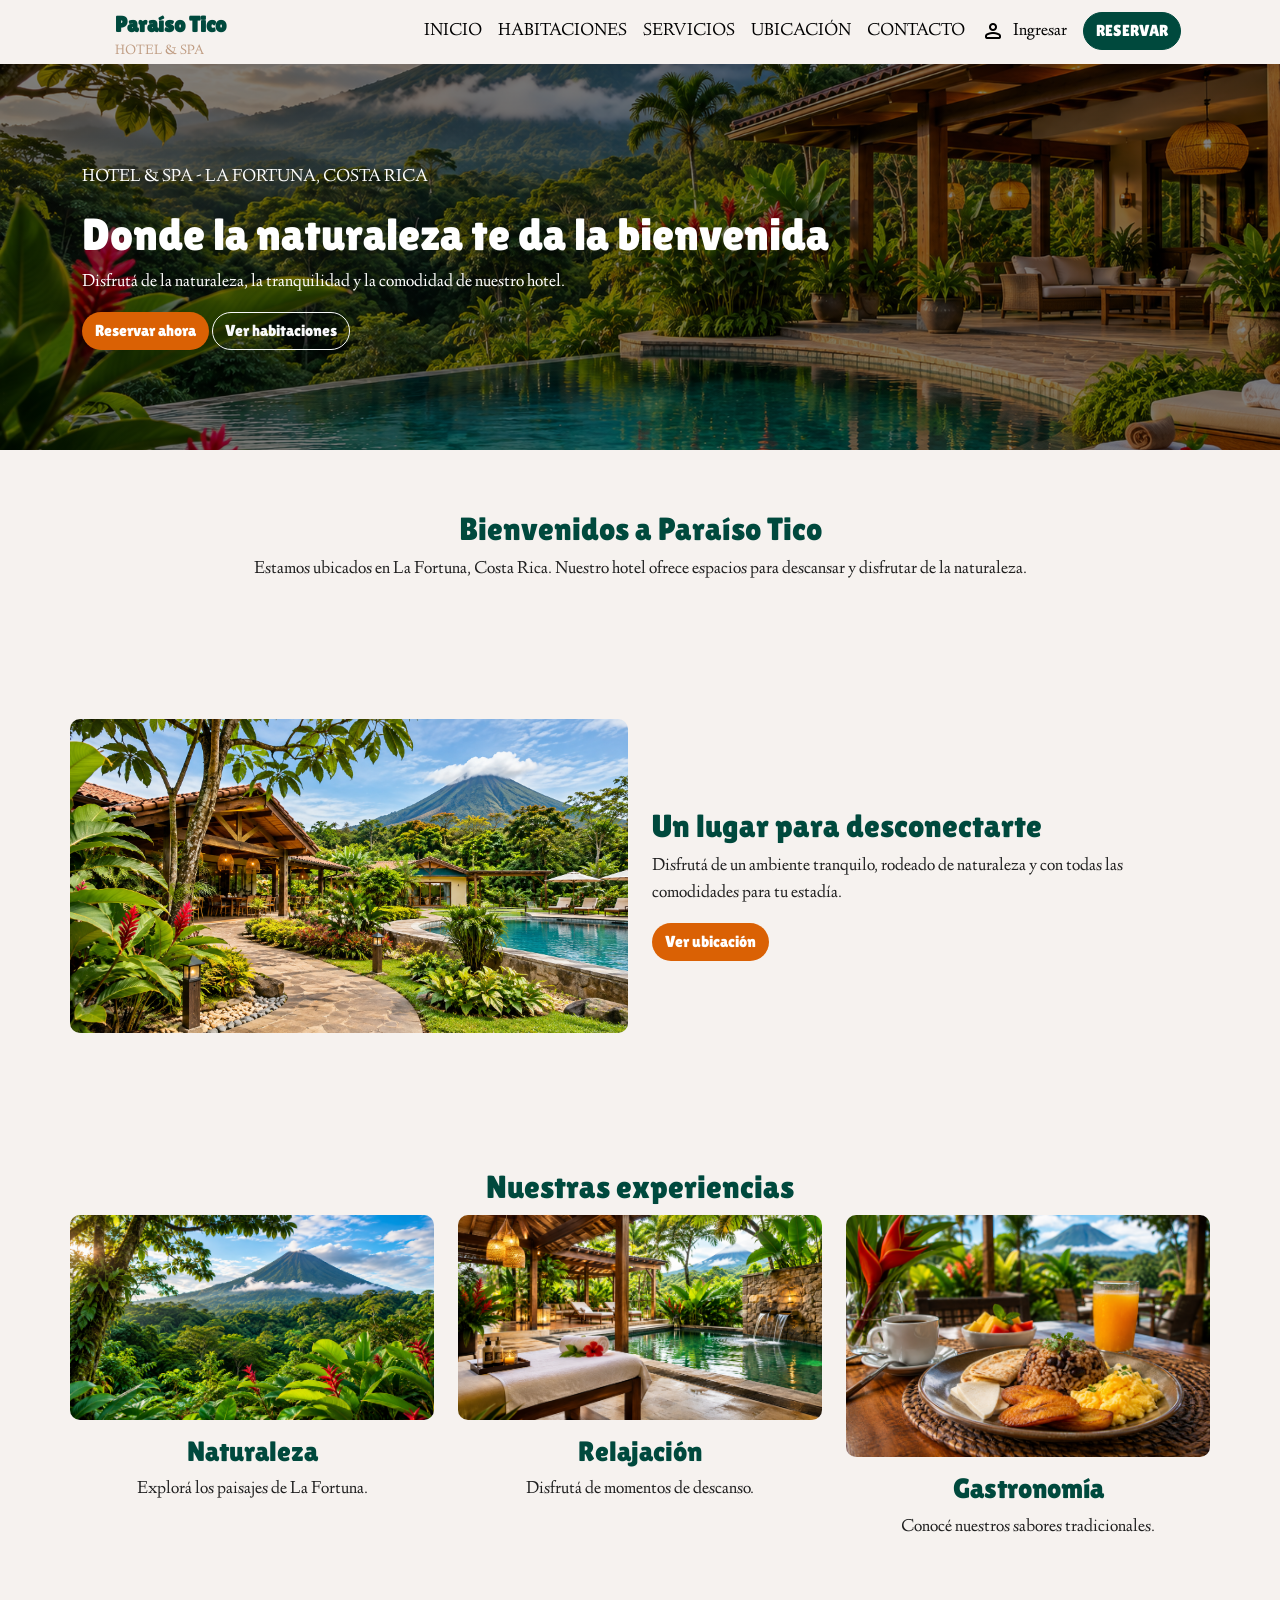
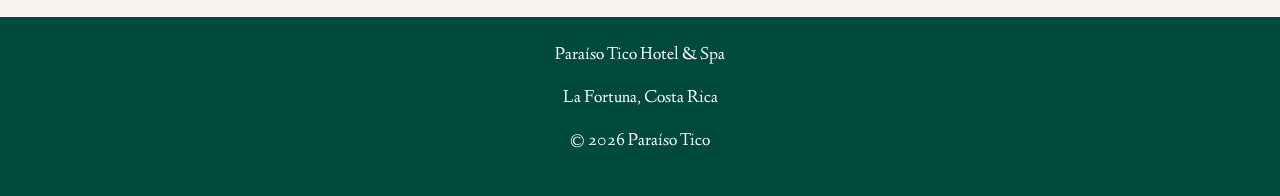
<file: index.html>
<!DOCTYPE html>
<html lang="es">

<head>
   <meta charset="UTF-8">
   <meta name="viewport" content="width=device-width, initial-scale=1.0">
   <title>Paraíso Tico Hotel & Spa</title>
   <link rel="preconnect" href="https://fonts.googleapis.com">
   <link rel="preconnect" href="https://fonts.gstatic.com" crossorigin>
   <link rel="stylesheet" href="https://fonts.googleapis.com/css2?family=Lilita+One&family=Linden+Hill&display=swap">
   <link rel="stylesheet" href="https://fonts.googleapis.com/css2?family=Material+Symbols+Rounded:opsz,wght,FILL,GRAD@20..48,100..700,0..1,-50..200&display=block">
   <link rel="stylesheet" href="assets/vendor/bootstrap/css/bootstrap.min.css">
   <link rel="stylesheet" href="https://fonts.googleapis.com/css2?family=Material+Symbols+Outlined:opsz,wght,FILL,GRAD@24,400,0,0&icon_names=favorite" />
   <link rel="stylesheet" href="assets/css/estilos.css">
   <link rel="stylesheet" href="assets/css/inicio.css">
   <link rel="stylesheet" href="assets/css/header.css">
</head>

<body>
   <header class="header-content" data-component="componentes/header.html"></header>

   <main>

      <!-- portada inicial -->
      <section class="hero">
         <div class="container">

            <p>HOTEL & SPA - LA FORTUNA, COSTA RICA</p>

            <h1>Donde la naturaleza te da la bienvenida</h1>

            <p>
               Disfrutá de la naturaleza, la tranquilidad
               y la comodidad de nuestro hotel.
            </p>

            <a href="reserva.html" class="btn boton">
               Reservar ahora
            </a>

            <a href="habitaciones.html" class="btn btn-outline-light">
               Ver habitaciones
            </a>

         </div>
      </section>
      
      <!-- parte de la bienvenida -->
      <section class="container seccion text-center">

         <h2>Bienvenidos a Paraíso Tico</h2>

         <p>
            Estamos ubicados en La Fortuna, Costa Rica.
            Nuestro hotel ofrece espacios para descansar
            y disfrutar de la naturaleza.
         </p>

      </section>

      <!-- Sobre el hotel -->
      <section class="container seccion">

         <div class="row align-items-center">

            <div class="col-md-6">
               <img src="assets/img/sobre-hotel.png"
                  alt="Hotel Paraíso Tico" class="img-fluid">
            </div>

            <div class="col-md-6">
               <h2>Un lugar para desconectarte</h2>

               <p>
                  Disfrutá de un ambiente tranquilo,
                  rodeado de naturaleza y con todas
                  las comodidades para tu estadía.
               </p>

               <a href="ubicacion.html" class="btn boton">
                  Ver ubicación
               </a>
            </div>

         </div>

      </section>

      <!-- parte de experiencias -->
      <section class="container seccion text-center">

         <h2>Nuestras experiencias</h2>

         <div class="row">

            <div class="col-md-4">
               <img src="assets/img/naturaleza.png"
                  alt="Naturaleza" class="img-fluid">
               <h3>Naturaleza</h3>
               <p>Explorá los paisajes de La Fortuna.</p>
            </div>

            <div class="col-md-4">
               <img src="assets/img/spa.png"
                  alt="Spa" class="img-fluid">
               <h3>Relajación</h3>
               <p>Disfrutá de momentos de descanso.</p>
            </div>

            <div class="col-md-4">
               <img src="assets/img/gastronomia.png"
                  alt="Gastronomía" class="img-fluid">
               <h3>Gastronomía</h3>
               <p>Conocé nuestros sabores tradicionales.</p>
            </div>

         </div>

      </section>

   </main>

   <!-- Pie de página -->
   <footer>
      <p>Paraíso Tico Hotel & Spa</p>
      <p>La Fortuna, Costa Rica</p>
      <p>© 2026 Paraíso Tico</p>
   </footer>

   <script src="assets/vendor/jquery/jquery.min.js"></script>
   <script src="assets/vendor/bootstrap/js/bootstrap.bundle.min.js"></script>
   <script src="assets/js/main.js"></script>
   <script src="assets/js/showMenu.js"></script>
</body>

</html>
</file>
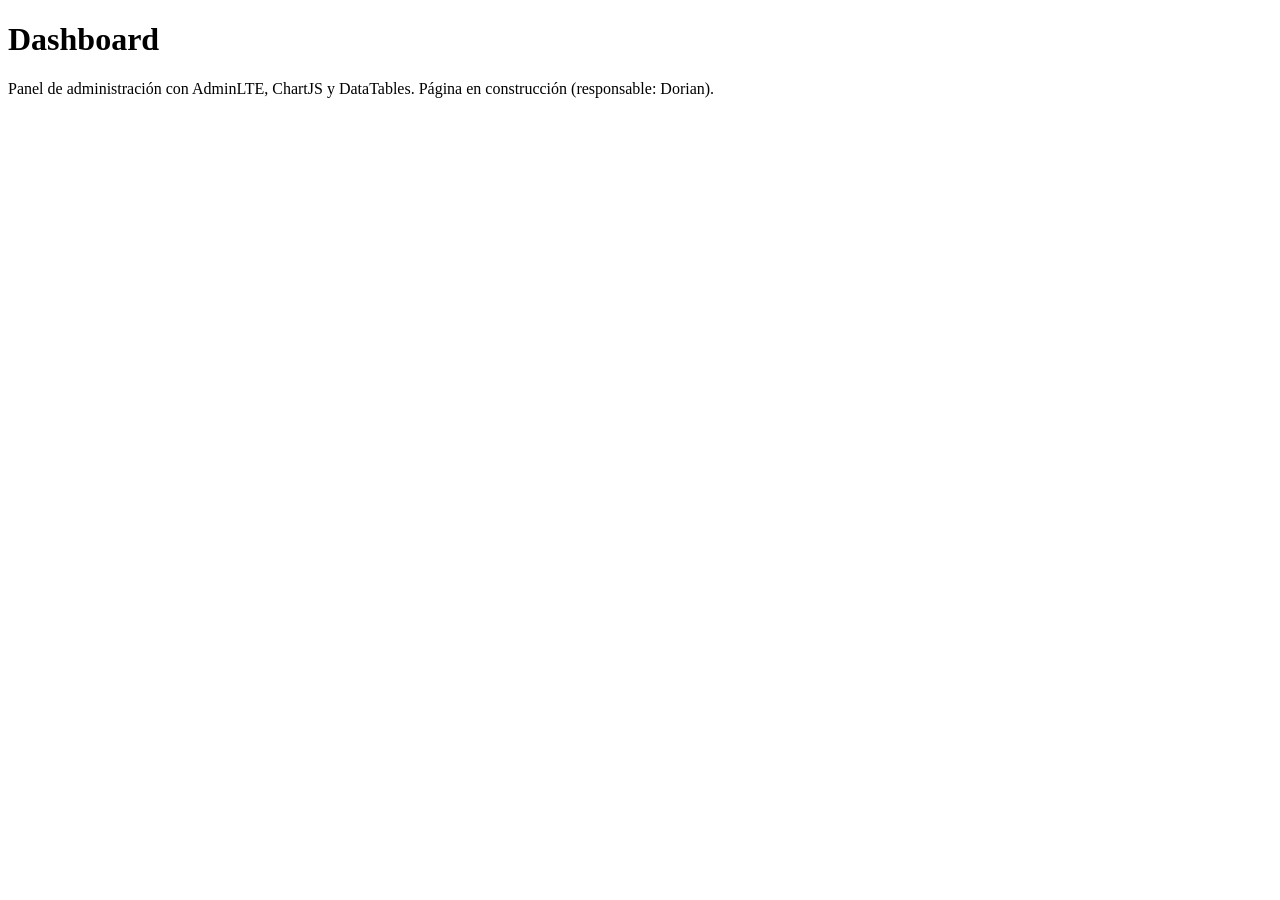
<file: dashboard/index.html>
<!DOCTYPE html>
<html lang="es">
<head>
  <meta charset="UTF-8">
  <meta name="viewport" content="width=device-width, initial-scale=1.0">
  <title>Hotel — Dashboard</title>
  <!-- Google Fonts: tipografías provisionales hasta definir la identidad visual (#12) -->
  <link rel="preconnect" href="https://fonts.googleapis.com">
  <link rel="preconnect" href="https://fonts.gstatic.com" crossorigin>
  <link rel="stylesheet" href="https://fonts.googleapis.com/css2?family=Playfair+Display:wght@400;700&family=Lato:wght@400;700&display=swap">
  <!-- Íconos: Google Material Symbols -->
  <link rel="stylesheet" href="https://fonts.googleapis.com/css2?family=Material+Symbols+Outlined:opsz,wght,FILL,GRAD@20..48,100..700,0..1,-50..200&display=block">
</head>
<body>
  <main>
    <h1>Dashboard</h1>
    <p>Panel de administración con AdminLTE, ChartJS y DataTables. Página en construcción (responsable: Dorian).</p>
  </main>
</body>
</html>
</file>
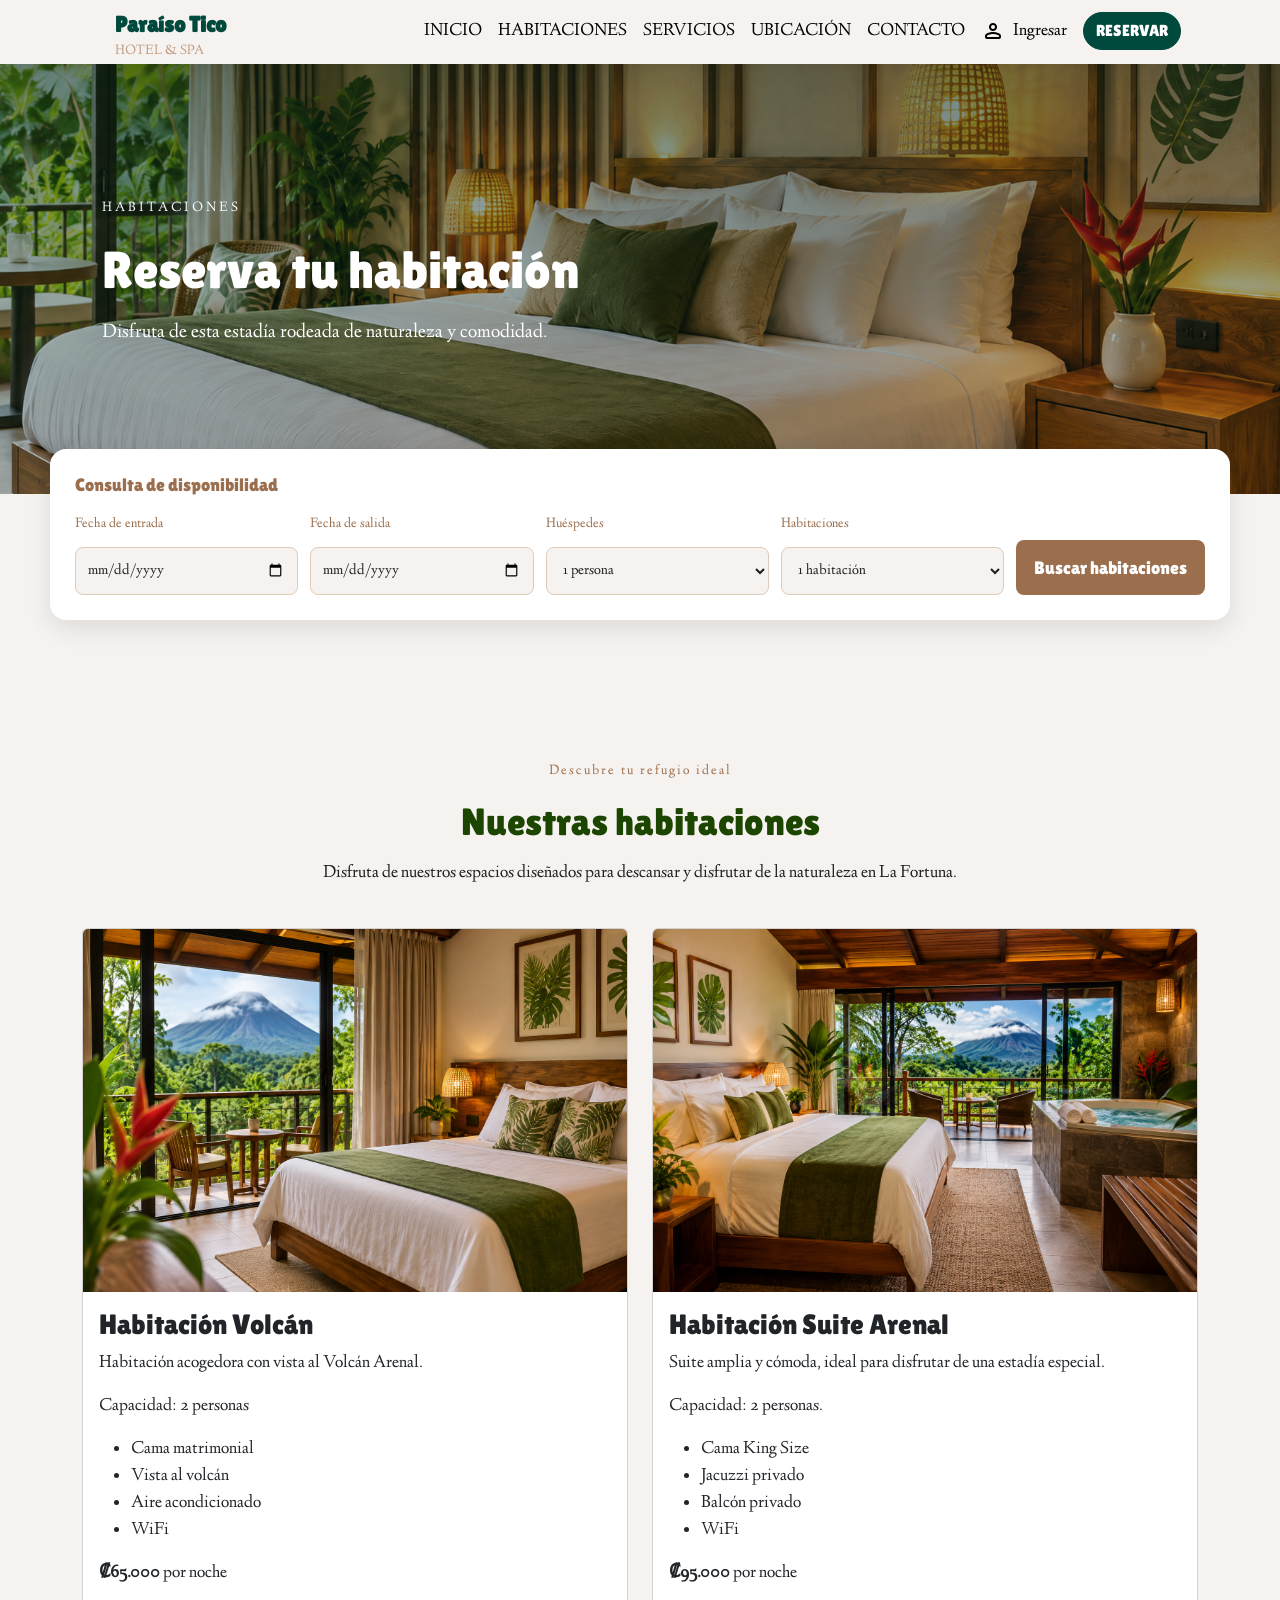
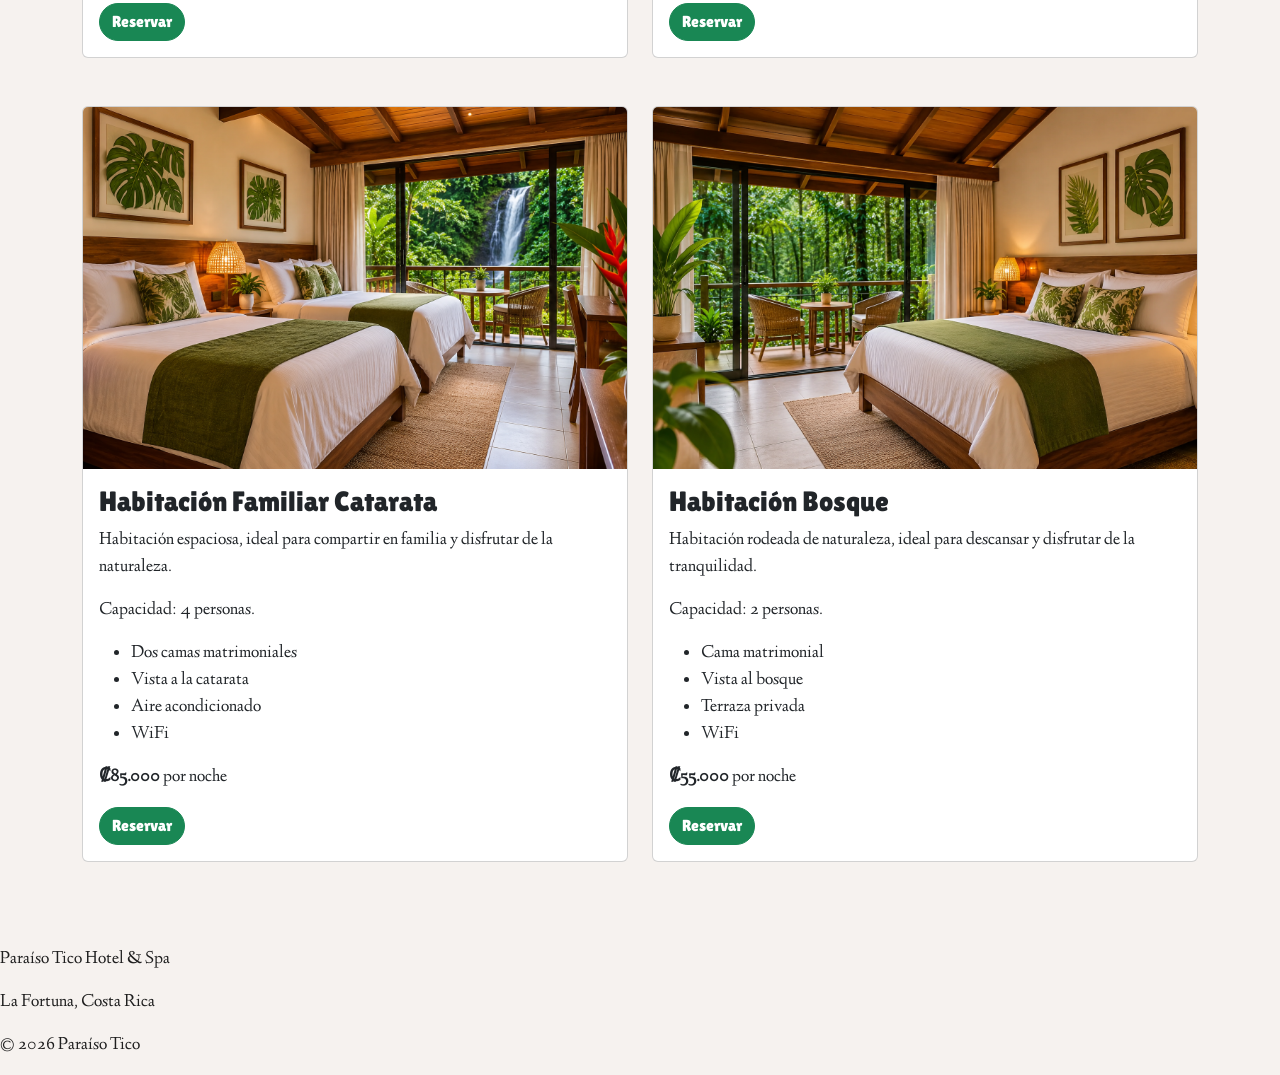
<file: habitaciones.html>
<!DOCTYPE html>
<html lang="es">

<head>

  <meta charset="UTF-8">
  <meta name="viewport" content="width=device-width, initial-scale=1.0">
  <title>Habitaciones - Hotel Paraiso Tico</title><!-- titulo para pestaña navegador -->

  <link rel="preconnect" href="https://fonts.googleapis.com">
  <link rel="preconnect" href="https://fonts.gstatic.com" crossorigin>
  <link rel="stylesheet" href="https://fonts.googleapis.com/css2?family=Lilita+One&family=Linden+Hill&display=swap">
  <link rel="stylesheet" href="https://fonts.googleapis.com/css2?family=Material+Symbols+Rounded:opsz,wght,FILL,GRAD@20..48,100..700,0..1,-50..200&display=block">

  <link rel="stylesheet" href="assets/vendor/bootstrap/css/bootstrap.min.css">
  <link rel="stylesheet" href="assets/css/estilos.css">
  <link rel="stylesheet" href="assets/css/habitaciones.css">
  <link rel="stylesheet" href="assets/css/header.css">

</head>

<body>

  <!-- encabezado general compartido x todos -->
  <header class="header-content" data-component="componentes/header.html"></header>

  <main>

    <!-- portada habitaciones -->
    <section class="portada-habitaciones">

      <div class="contenido-portada">
        <span class="etiqueta-portada">Habitaciones</span>

        <h1>Reserva tu habitación</h1>
        <p>Disfruta de esta estadía rodeada de naturaleza y comodidad.</p>
      </div>
    </section>

    <!-- se crea cuadros para el formulario para reservar habitaciones-->
    <section class="seccion-disponibilidad">
      <form class="formulario-disponibilidad" action="reserva.html" method="get">

        <h2>Consulta de disponibilidad</h2>

        <div class="campos-disponibilidad">
          <div class="campo">
            <label for="llegada">Fecha de entrada</label>
            <input type="date" id="llegada" name="llegada" required>
          </div>

          <div class="campo">
            <label for="salida">Fecha de salida</label>
            <input type="date" id="salida" name="salida" required>
          </div>

          <div class="campo">
            <label for="huespedes">Huéspedes</label>
            <select id="huespedes" name="huespedes">
              <option value="1">1 persona</option>
              <option value="2">2 personas</option>
              <option value="3">3 personas</option>
              <option value="4">4 personas</option>
              <option value="5">5 personas</option>
              <option value="6">6 personas</option>
            </select>
          </div>

          <div class="campo">
            <label for="habitaciones">Habitaciones</label>
            <select id="habitaciones" name="habitaciones">
              <option value="1">1 habitación</option>
              <option value="2">2 habitaciones</option>
              <option value="3">3 habitaciones</option>
              <option value="4">4 habitaciones</option>
              <option value="5">5 habitaciones</option>
            </select>
          </div>

          <button type="submit" class="boton-buscar">
            Buscar habitaciones
          </button>
        </div>
      </form>
    </section>

    <section class="seccion-habitaciones">

      <div class="encabezado-habitaciones">
        <span class="etiqueta-habitaciones">
          Descubre tu refugio ideal
        </span>

        <h2>Nuestras habitaciones</h2>
        <p>
          Disfruta de nuestros espacios diseñados para descansar
          y disfrutar de la naturaleza en La Fortuna.
        </p>
      </div>

      <!-- espacio para los tipos de habitaciones-->
      <div class="container">
        <div class="row g-4">

          <!-- habitacion volcan-->
          <div class="col-md-6 mb-4">
            <div class="card h-100">
              <img src="assets/img/volcan.png" class="card-img-top" alt="Habitación Volcán">

              <div class="card-body">
                <h3>Habitación Volcán</h3>
                <p>Habitación acogedora con vista al Volcán Arenal.</p>
                <p>Capacidad: 2 personas</p>
                <ul>
                  <li>Cama matrimonial</li>
                  <li>Vista al volcán</li>
                  <li>Aire acondicionado</li>
                  <li>WiFi</li>
                </ul>
                <p><strong>₡65.000</strong> por noche</p>

                <a href="reserva.html" class="btn btn-success">
                  Reservar
                </a>
              </div>
            </div>
          </div>

          <!-- habitacion suite-->
          <div class="col-md-6 mb-4">
            <div class="card h-100">
              <img src="assets/img/suite.png" class="card-img-top" alt="Habitación Suite Arenal">

              <div class="card-body">
                <h3>Habitación Suite Arenal</h3>
                <p>Suite amplia y cómoda, ideal para disfrutar de una estadía especial.</p>
                <p>Capacidad: 2 personas.</p>
                <ul>
                  <li>Cama King Size</li>
                  <li>Jacuzzi privado</li>
                  <li>Balcón privado</li>
                  <li>WiFi</li>
                </ul>
                <p><strong>₡95.000</strong> por noche</p>

                <a href="reserva.html" class="btn btn-success">
                  Reservar
                </a>
              </div>
            </div>
          </div>

          <!-- habitacion familiar catarata-->
          <div class="col-md-6 mb-4">
            <div class="card h-100">
              <img src="assets/img/Catarata.png" class="card-img-top" alt="Habitación Familiar Catarata">

              <div class="card-body">
                <h3>Habitación Familiar Catarata</h3>
                <p>Habitación espaciosa, ideal para compartir en familia y disfrutar de la naturaleza.</p>
                <p>Capacidad: 4 personas.</p>
                <ul>
                  <li>Dos camas matrimoniales</li>
                  <li>Vista a la catarata</li>
                  <li>Aire acondicionado</li>
                  <li>WiFi</li>
                </ul>
                <p><strong>₡85.000</strong> por noche</p>

                <a href="reserva.html" class="btn btn-success">
                  Reservar
                </a>
              </div>
            </div>
          </div>

          <!-- habitacion bosque-->
          <div class="col-md-6 mb-4">
            <div class="card h-100">
              <img src="assets/img/bosque.png" class="card-img-top" alt="Habitación Bosque">

              <div class="card-body">
                <h3>Habitación Bosque</h3>
                <p>Habitación rodeada de naturaleza, ideal para descansar y disfrutar de la tranquilidad.</p>
                <p>Capacidad: 2 personas.</p>
                <ul>
                  <li>Cama matrimonial</li>
                  <li>Vista al bosque</li>
                  <li>Terraza privada</li>
                  <li>WiFi</li>
                </ul>
                <p><strong>₡55.000</strong> por noche</p>

                <a href="reserva.html" class="btn btn-success">
                  Reservar
                </a>
              </div>
            </div>
          </div>

        </div>
      </div>
    </section>

  </main>

  <footer>
    <p>Paraíso Tico Hotel & Spa</p>
    <p>La Fortuna, Costa Rica</p>
    <p>© 2026 Paraíso Tico</p>
  </footer>

  <script src="assets/vendor/jquery/jquery.min.js"></script>
  <script src="assets/vendor/bootstrap/js/bootstrap.bundle.min.js"></script>
  <script src="assets/js/main.js"></script>
  <script src="assets/js/showMenu.js"></script>

</body>

</html>
</file>
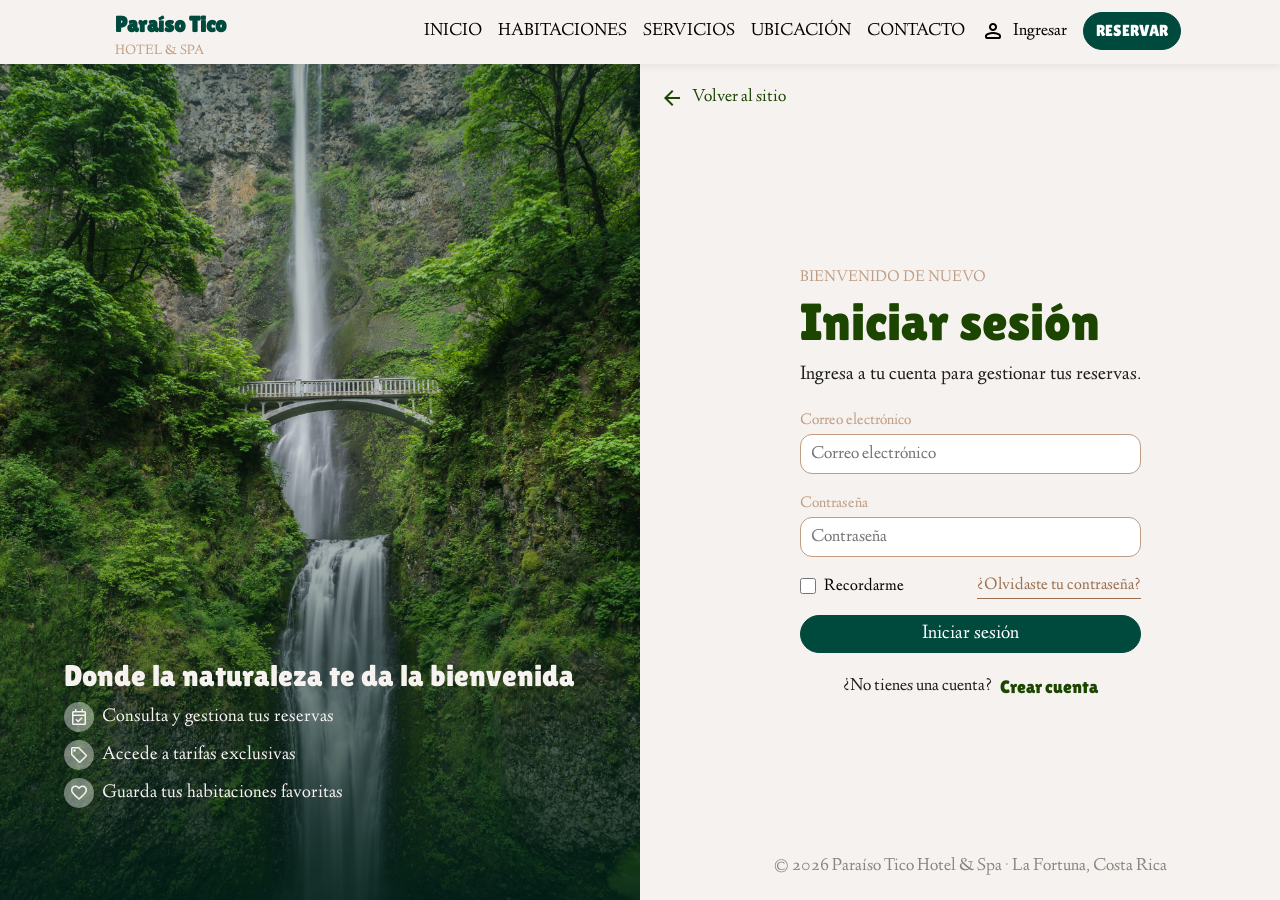
<file: login.html>
<!DOCTYPE html>
<html lang="es">

<head>
   <meta charset="UTF-8">
   <meta name="viewport" content="width=device-width, initial-scale=1.0">
   <title>Iniciar sesión — Hotel Paraíso Tico</title>
   <link rel="preconnect" href="https://fonts.googleapis.com">
   <link rel="preconnect" href="https://fonts.gstatic.com" crossorigin>
   <link rel="stylesheet" href="https://fonts.googleapis.com/css2?family=Lilita+One&family=Linden+Hill&display=swap">
   <link rel="stylesheet"
      href="https://fonts.googleapis.com/css2?family=Material+Symbols+Rounded:opsz,wght,FILL,GRAD@20..48,100..700,0..1,-50..200&display=block">
   <link rel="stylesheet"
      href="https://fonts.googleapis.com/css2?family=Material+Symbols+Outlined:opsz,wght,FILL,GRAD@24,400,0,0" />
   <link rel="stylesheet" href="assets/vendor/bootstrap/css/bootstrap.min.css">
   <link rel="stylesheet" href="assets/css/estilos.css">
   <link rel="stylesheet" href="assets/css/login.css">
   <link rel="stylesheet" href="assets/css/header.css">
</head>

<body>
   <header class="header-content" data-component="componentes/header.html"></header>

   <div class="container-login">
      <div class="container-right-login">

         <div class="img-login-small">
            <img src="assets/img/img-naturaleza.jpg" alt="Naturaleza" class="img-naturaleza">
         </div>
         <div class="container-loing-text">
            <h3 class="login-text">Donde la naturaleza te da la bienvenida</h3>
            <div class="login-text-subtitle">
               <div class="login-text-subtitle-item">

                  <span class="material-symbols-outlined container-icon">
                     event_available
                  </span>

                  <span>Consulta y gestiona tus reservas</span>
               </div>
               <div class="login-text-subtitle-item">

                  <span class="material-symbols-outlined container-icon">
                     sell
                  </span>

                  <span>Accede a tarifas exclusivas</span>
               </div>
               <div class="login-text-subtitle-item">

                  <span class="material-symbols-outlined container-icon">
                     favorite
                  </span>

                  <span>Guarda tus habitaciones favoritas</span>
               </div>
            </div>
         </div>

      </div>
      <div class="container-left-login">
         <div class="arrow-back-container">
            <span class="material-symbols-outlined">
               arrow_back
            </span>
            <a href="index.html" class="back-home">Volver al sitio</a>
         </div>
         <div class="main-content-login">
            <div>
               <span class="subtitle-main-container">BIENVENIDO DE NUEVO</span>
               <h2 class="login-title-main">Iniciar sesión</h2>
               <h6 class="login-description">Ingresa a tu cuenta para gestionar tus reservas.</h6>
               <div>
                  <div class="mb-3">
                     <label for="inputEmail" class="label-input">Correo electrónico</label>
                     <div class="">
                        <input type="email" class="inputs-form-login" id="inputEmail" placeholder="Correo electrónico">
                     </div>
                  </div>
               </div>
               <div>
                  <div class="mb-3">
                     <label for="inputPassword" class="label-input">Contraseña</label>
                     <div class="">
                        <input type="password" class="inputs-form-login" id="inputPassword" placeholder="Contraseña">
                     </div>
                  </div>
               </div>
               <div class="d-flex justify-content-between align-items-center mb-3">
                  <div class="container-checkbox-login">
                     <input class="checkbox-login" type="checkbox" value="" id="flexCheckDefault">
                     <label class="text-checkbox-login" for="flexCheckDefault">
                        Recordarme
                     </label>
                  </div>
                  <div class="forgot-password-login">
                     ¿Olvidaste tu contraseña?
                  </div>
               </div>
               <div>
                  <button type="submit" class="btn btn-primary w-100" onclick="location.href='dashboard/index.html'">
                     <h5 class="text-button-login">Iniciar sesión</h5>
                  </button>
               </div>
            </div>
            <div class="login-footer">
               <span class="login-footer-text">¿No tienes una cuenta?</span>
               <a href="registro.html" class="login-footer-link">Crear cuenta</a>
            </div>
         </div>

         <div class="container-footer-login">
            <span>© 2026 Paraíso Tico Hotel & Spa · La Fortuna, Costa Rica</span>
         </div>



      </div>
   </div>

   <script src="assets/vendor/jquery/jquery.min.js"></script>
   <script src="assets/js/main.js"></script>
   <script src="assets/js/showMenu.js"></script>
</body>

</html>
</file>
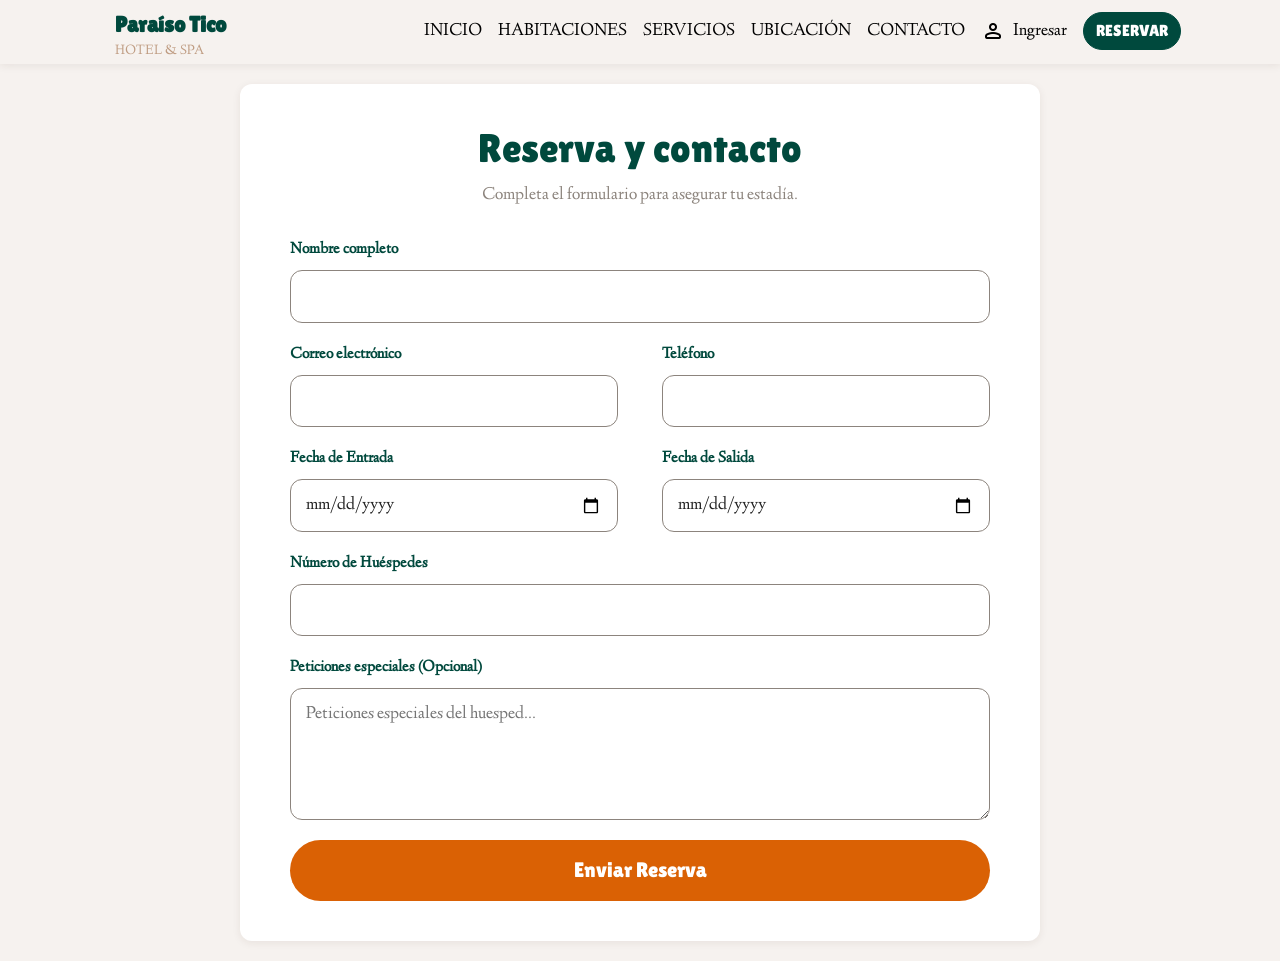
<file: reserva.html>
<!DOCTYPE html>
<html lang="es">
<head>
  <meta charset="UTF-8">
  <meta name="viewport" content="width=device-width, initial-scale=1.0">
  <title>Hotel — Reserva y contacto</title>
  
  <!-- Estetica, falta añadirlo a algunas cosas-->
  <link rel="preconnect" href="https://fonts.googleapis.com">
  <link rel="preconnect" href="https://fonts.gstatic.com" crossorigin>
  <link rel="stylesheet" href="https://fonts.googleapis.com/css2?family=Lilita+One&family=Linden+Hill:ital@0;1&display=swap">
  <link rel="stylesheet" href="https://fonts.googleapis.com/css2?family=Material+Symbols+Outlined:opsz,wght,FILL,GRAD@24,400,0,0&icon_names=favorite" />
  <link rel="stylesheet" href="assets/vendor/bootstrap/css/bootstrap.min.css">
     <link rel="stylesheet" href="https://fonts.googleapis.com/css2?family=Material+Symbols+Rounded:opsz,wght,FILL,GRAD@20..48,100..700,0..1,-50..200&display=block">
  <link rel="stylesheet" href="assets/css/estilos.css">
   <link rel="stylesheet" href="assets/css/inicio.css">
   <link rel="stylesheet" href="assets/css/header.css">
  <style>
    
    :root {
      --colores-principal1: #00493d;
      --colores-secundario1: #da6104;
      --colores-secundario2: #c25603;
      --colores-blanco: #ffffff;
      --colores-blanco2: #f6f2ef;
      --colores-gris1: #1f1f1f;
      --colores-gris3: #8c847d;
      --fonts-titles: "Lilita One", system-ui, sans-serif;
      --fonts-body: "Linden Hill", Georgia, serif;
      --radius-pill: 999px;
      --radius-md: 12px;
      --shadows-header: 0 2px 8px rgba(61, 43, 26, 0.08);
    }

    
    * { box-sizing: border-box; margin: 0; padding: 0; }


    /* Prueba para ver como queda en pc en simulador de pantalla */
    .form-container { 
      max-width: 800px; 
      margin: 0 auto; 
      margin-top: 20px;
      margin-bottom: 20px;
      background-color: var(--colores-blanco); 
      padding: 40px 50px; 
      border-radius: var(--radius-md); 
      box-shadow: var(--shadows-header); 
    }

    .header-form {
      text-align: center;
      margin-bottom: 30px;
    }

    h1 { 
      font-family: var(--fonts-titles); 
      color: var(--colores-principal1); 
      font-size: 2.5rem;
      margin-bottom: 10px;
    }

    p.subtitle {
      color: var(--colores-gris3);
      font-size: 1.1rem;
    }

    
    .form-group { 
      margin-bottom: 20px; 
      display: flex; 
      flex-direction: column; 
    }

    label { 
      font-weight: bold; 
      margin-bottom: 8px; 
      color: var(--colores-principal1); 
      font-size: 1rem;
    }

    input, textarea { 
      padding: 12px 15px; 
      border: 1px solid var(--colores-gris3); 
      border-radius: var(--radius-md); 
      font-family: var(--fonts-body); 
      font-size: 1.1rem;
      background-color: var(--colores-blanco);
      color: var(--colores-gris1);
      transition: border-color 0.3s;
    }

    input:focus, textarea:focus {
      outline: none;
      border-color: var(--colores-secundario1);
      box-shadow: 0 0 0 2px rgba(218, 97, 4, 0.2);
    }

    
    .row { 
      display: flex; 
      gap: 20px; 
    }
    
    .row .form-group { 
      flex: 1; 
    }

    
    button { 
      background-color: var(--colores-secundario1); 
      color: var(--colores-blanco); 
      padding: 15px; 
      border: none; 
      border-radius: var(--radius-pill); 
      cursor: pointer; 
      font-size: 1.3rem; 
      font-family: var(--fonts-titles);
      width: 100%;
      transition: background-color 0.3s ease, transform 0.1s ease;
    }

    button:hover { 
      background-color: var(--colores-secundario2); 
    }

    button:active {
      transform: scale(0.98);
    }

    /* Prueba para ver estetica en simulador de pantalla*/
    @media (max-width: 600px) {
      .row { flex-direction: column; gap: 0; }
      .form-container { padding: 20px; }
      h1 { font-size: 2rem; }
    }
  </style>
</head>
<body>
     <header class="header-content" data-component="componentes/header.html"></header>

  <main class="form-container">
    <div class="header-form">
      <h1>Reserva y contacto</h1>
      <p class="subtitle">Completa el formulario para asegurar tu estadía.</p>
    </div>

    <form action="php/procesar_reserva.php" method="POST">
      
      <div class="form-group">
        <label for="nombre">Nombre completo</label>
        <input type="text" id="nombre" name="nombre">
      </div>

      <div class="row">
        <div class="form-group">
          <label for="email">Correo electrónico</label>
          <input type="email" id="email" name="email">
        </div>

        <div class="form-group">
          <label for="telefono">Teléfono</label>
          <input type="tel" id="telefono" name="telefono">
        </div>
      </div>

      <div class="row">
        <div class="form-group">
          <label for="fecha_entrada">Fecha de Entrada</label>
          <input type="date" id="fecha_entrada" name="fecha_entrada" required>
        </div>

        <div class="form-group">
          <label for="fecha_salida">Fecha de Salida</label>
          <input type="date" id="fecha_salida" name="fecha_salida" required>
        </div>
      </div>

      <div class="form-group">
        <label for="huespedes">Número de Huéspedes</label>
        <input type="number" id="huespedes" name="huespedes" min="1" max="100">
      </div>

      <div class="form-group">
        <label for="comentarios">Peticiones especiales (Opcional)</label>
        <textarea id="comentarios" name="comentarios" rows="4" placeholder="Peticiones especiales del huesped..."></textarea>
      </div>

      <button type="submit">Enviar Reserva</button>
    </form>
  </main>

  <script src="assets/vendor/jquery/jquery.min.js"></script>
  <script src="assets/vendor/bootstrap/js/bootstrap.bundle.min.js"></script>
  <script src="assets/js/main.js"></script>
  <script src="assets/js/showMenu.js"></script>
</body>
</html>
</file>
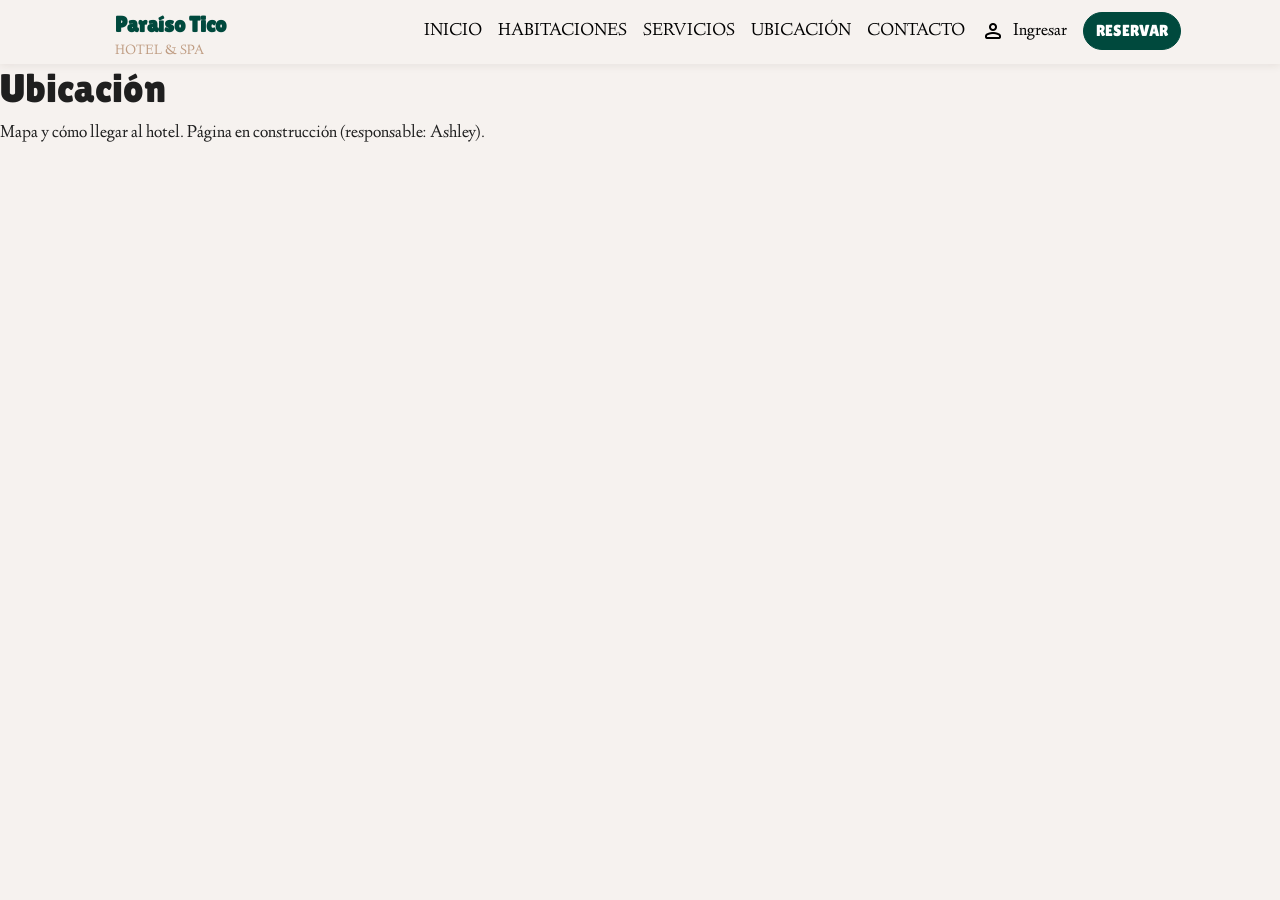
<file: ubicacion.html>
<!DOCTYPE html>
<html lang="es">
<head>
  <meta charset="UTF-8">
  <meta name="viewport" content="width=device-width, initial-scale=1.0">
  <title>Ubicación — Hotel Paraíso Tico</title>
  <link rel="preconnect" href="https://fonts.googleapis.com">
  <link rel="preconnect" href="https://fonts.gstatic.com" crossorigin>
  <link rel="stylesheet" href="https://fonts.googleapis.com/css2?family=Lilita+One&family=Linden+Hill&display=swap">
  <link rel="stylesheet"
    href="https://fonts.googleapis.com/css2?family=Material+Symbols+Rounded:opsz,wght,FILL,GRAD@20..48,100..700,0..1,-50..200&display=block">
  <link rel="stylesheet" href="assets/vendor/bootstrap/css/bootstrap.min.css">
  <link rel="stylesheet" href="assets/css/estilos.css">
  <link rel="stylesheet" href="assets/css/header.css">
</head>
<body>
  <header class="header-content" data-component="componentes/header.html"></header>

  <main>
    <h1>Ubicación</h1>
    <p>Mapa y cómo llegar al hotel. Página en construcción (responsable: Ashley).</p>
  </main>

  <script src="assets/vendor/jquery/jquery.min.js"></script>
  <script src="assets/vendor/bootstrap/js/bootstrap.bundle.min.js"></script>
  <script src="assets/js/main.js"></script>
  <script src="assets/js/showMenu.js"></script>
</body>
</html>
</file>
<file: assets/css/estilos.css>
/* Paletas de colores que se debe utilizar en el sitio */
:root {
   --colors-negocio1: #bf9c82;
   --colors-negocio2: #9e8370;
   --colors-negocio3: #9b6e4d;
   --colors-negocio4: #7a5a40;
   --colors-negocio5: #d6a558;
   --colors-negocio6: #a67a2e;

   --colors-principal1: #00493d;
   --colors-principal2: #003d33;

   --colors-secundario1: #da6104;
   --colors-secundario2: #c25603;

   --colors-bosque1: #1c4500;
   --colors-bosque2: #5d8a46;
   --colors-bosque3: #4a7a36;
   --colors-bosque4: #e8f0e3;

   --colors-blanco1: #ffffff;
   --colors-blanco2: #f6f2ef;
   --colors-blanco3: #f7fff2;

   --colors-gris1: #1f1f1f;
   --colors-gris2: #6e6760;
   --colors-gris3: #8c847d;

   --colors-black1: #000000;

   --colors-rojo1: #b5402f;
   --colors-rojo2: #f8e6e2;

   --fonts-principal1: "Lilita One", system-ui, sans-serif;
   --fonts-secundario1: "Linden Hill", Georgia, serif;

   --shadows-header1: 0 2px 8px rgb(61 43 26 / 8%);

   --radius-redondo1: 999px;
   --radius-suave1: 12px;
}

h1,h2,h3,h4,h5,.btn,.precio { font-family: 'Lilita One', system-ui; font-weight: 400; }

body {
   font-family: var(--fonts-secundario1);
   font-size: 18px;
   color: var(--colors-gris1);
   background: var(--colors-blanco2);
}

.btn {
   font-family: var(--fonts-principal1);
   border-radius: var(--radius-redondo1);
}

.btn-primary {
   border-color: var(--colors-principal1);
   background: var(--colors-principal1);
}

.btn-primary:hover,
.btn-primary:focus-visible {
   border-color: var(--colors-principal2);
   background: var(--colors-principal2);
}

/* Estilos generales de habitaciones */

/* Colores y tipografias oficiales del hotel*/
:root {
  --verde-bosque: #00493d;
  --verde-hoja: #1c4500;
  --dorado: #d6a558;
  --crema: #f6f2ef;
  --tinta: #1f1f1f;
  --fonts-titulo: 'Lilita One', sans-serif;
  --fonts-texto: 'Linden Hill', serif;
}

/* Evita que los espacios aumenten el tamaño de los elementos de formna inesperada*/
* {
  box-sizing: border-box;
}

/* Diseño general de la páginal*/
body {
  font-family: var(--fonts-texto);
  margin: 0;
  background-color: var(--crema);
  color: var(--tinta);
}

/* Encabezado principal*/

/* Organiza el logo, menú y boton horizontalmente*/
.encabezado {
    display: flex;
    justify-content: space-between;
    align-items: center;
    gap: 24px;
    background-color: var(--crema);
    padding: 18px 5%;
}

/* Logo del hotel*/
/* Organiza el nombre y subtitulo uno debajo del otro*/
.logo {
    display: flex;
    flex-direction: column;
    text-decoration: none;
}
/*Nombre principal del hotel*/
.nombre-hotel {
    font-family: var(--fonts-titulo);
    font-size: 26px;
    color: var(--verde-hoja);
}

/* Texto hotel y spa*/
.subtitulo-hotel {
    font-size: 12px;
    letter-spacing: 3px;
    color: var(--verde-bosque);
}

/* Menú de navegación*/
.menu {
    display: flex;
    gap: 24px;
    align-items: center;
    justify-content: center;
    flex-wrap: wrap;
}
/* Diseño de cada enlace*/
.menu a {
    text-decoration: none;
    color: var(--verde-hoja);
    font-size: 15px;
    transition: color 0.3s ease;
    text-transform: uppercase;
}
/* Cambia el color cuando pasamos el mouse por encima */
.menu a:hover {
    color: var(--dorado);
}

/* Identifica la pagina en la que estamos*/ 
.menu a.activo {
    border-bottom: 2px solid var(--dorado);
    font-weight: bold;
}

/* Botón de reserva*/
.boton-reserva {
    background-color: var(--dorado);
    color: var(--tinta);
    padding: 12px 22px;
    border-radius: 30px;

    font-family: var(--fonts-titulo);
    font-size: 14px;
    text-decoration: none;
    white-space: nowrap;
    transition: background-color 0.3s;
}

/* Efecto cuando pasamos el mouse por encima */
.boton-reserva:hover {
    background-color: var(--verde-bosque);
    color: white;
}
/* Acomoda el encabezado en celulares y tablets*/   
@media (max-width: 900px) {
    .encabezado {
        flex-direction: column;
        text-align: center;
    }
    .menu {
        gap: 14px;
    }
}

/* Portada de habitaciones*/
/* Contenedor principal de la portada */
.portada-habitaciones {

    /* Imagen de fondo con un degradado oscuro */
    background:
        linear-gradient(
            rgba(0, 35, 25, 0.55),
            rgba(0, 35, 25, 0.25)
        ),
        url('../img/portada-habitaciones.jpg');

    /* Hace que la imagen cubra toda la portada */
    background-size: cover;

    /* Centra la fotografía */
    background-position: center;

    /* Evita que la imagen se repita */
    background-repeat: no-repeat;

    /* Establece una altura mínima */
    min-height: 430px;

    /* Permite organizar el contenido */
    display: flex;

    /* Centra los textos verticalmente */
    align-items: center;

    /* Agrega espacio dentro de la portada */
    padding: 60px 8%;
}

/* Contenedor de los textos */
.contenido-portada {
    width: 100%;
    max-width: 600px;
    color: white;
}

/* Etiqueta pequeña HABITACIONES */
.etiqueta-portada {
    font-family: var(--fonts-texto);
    font-size: 14px;
    letter-spacing: 3px;
    text-transform: uppercase;
    color: white;
}

/* Título principal de la portada */
.portada-habitaciones h1 {
    font-family: var(--fonts-titulo);
    color: white;
    font-size: clamp(32px, 4vw, 52px);
    margin: 20px 0;
    line-height: 1.1;
}

/* Descripción de las habitaciones */
.portada-habitaciones p {
    font-family: var(--fonts-texto);
    font-size: 20px;
    color: white;
    line-height: 1.5;
    max-width: 500px;
}

/* DISEÑO PARA CELULARES Y TABLETS*/

@media (max-width: 768px) {

    /* Ajusta la portada a pantallas pequeñas */
    .portada-habitaciones {
        min-height: 350px;
        padding: 40px 6%;
    }

    /* Reduce el tamaño del título */
    .portada-habitaciones h1 {
        font-size: clamp(30px, 7vw, 42px);
    }

    /* Reduce el tamaño de la descripción */
    .portada-habitaciones p {
        font-size: 17px;
    }
}

/* CONSULTA DE DISPONIBILIDAD */
/* Espacio donde se encuentra el formulario */
.seccion-disponibilidad {
    padding: 0 50px 6%;
}
/* Contenedor principal del formulario */
.formulario-disponibilidad {
    background-color: white ;
    padding: 25px;
    border-radius: 16px;
    box-shadow: 0 8px 24px rgba(0, 0, 0, 0.10);
    max-width: 1250px;
    margin: -45px auto 0 auto;
    position: relative;
    z-index: 2;
}

/* Titulo del formulario */
.formulario-disponibilidad h2 {
    font-family: var(--fonts-titulo);
    color: #9b6e4d;
    font-size: 18px;
    margin: 0 0 18px;
}
/* Organiza los campos horizontales */
.campos-disponibilidad {
    display: grid;
    grid-template-columns: repeat(4, minmax(0, 1fr)) auto;
    gap: 12px;
   align-items: end;
}
/* Organiza cada etiqueta y su campo */
.campo {
    display: flex;
    flex-direction: column;
    gap: 6px;
    min-width: 0;
}
/* Texto de las etiquetas */
.campo label {
    font-family: var(--fonts-texto);
    font-size: 14px;
    color: #9b6e4d;
}
/* Diseño de fechas y listas */
.campo input,
.campo select {
    width: 100%;
    min-height: 0;
    padding: 12px;
    border: 1px solid #dfcbb8;
    border-radius: 8px;
    background-color: var(--crema);
    color: var(--tinta);
    font-family: var(--fonts-texto);
    font-size: 15px;
}
/*Botón para buscar habitaciones */
.boton-buscar {
    background-color:  var(--verde-bosque);
    color: white;
    border: none;
    padding: 14px 18px;
    border-radius: 8px;
    cursor: pointer;
    font-family: var(--fonts-titulo);
    white-space: nowrap;
}
/*Efecto al pasar el mouse sobre el botón */
.boton-buscar:hover {
    background-color: var(--verde-hoja);
}
/* Diseño para tablets */
@media (max-width: 1100px) {
    .campos-disponibilidad {
        grid-template-columns: repeat(2, minmax(0, 1fr));
    }
    .boton-buscar {
        grid-column: 1 / -1;
    }
}
/* Diseño para celulares*/
@media (max-width: 600px) {
    .campos-disponibilidad {
        grid-template-columns: 1fr;
    }
    /* Reduce los espacios laterales */
    .seccion-disponibilidad {
        padding: 0 16px 40px;
    }
    /* Ajusta el espacio interno del formulario */
    .formulario-disponibilidad {
        padding: 20px;
    }
}
/* Seccion de habitaciones */

/* Espacio principal donde mostraremos las habitaciones */
.seccion-habitaciones {
    padding: 60ox 8%;
    background-color: var(--crema);
}
/* Organiza y centra el titulo y la descripcion */
.encabezado-habitaciones {
    text-align: center;
    max-width: 700px;
    margin: 0 auto 40px auto;
}
/* Texto pequeño encima del titulo */
.etiqueta-habitaciones {
    font-family: var(--fonts-texto);
    font-size: 14px;
    letter-spacing: 2px;
    color: #9b6e4d;
}
/*  Titulo Nuestras Habitaciones */
.encabezado-habitaciones h2 {
    font-family: var(--fonts-titulo);
    color: var(--verde-hoja);
    font-size: 38px;
    margin: 15px 0;
}
/*  Descripcion debajo del titulo */
.encabezado-habitaciones p {
    font-family: var(--fonts-texto);
    font-size: 18px;
    color:var(--tinta);
    line-height: 1.6;
}
/* Ajustes para celulares */
@media (max-width: 600px) {
    .seccion-habitaciones {
        padding: 40px 6%;
    }
    .encabezado-habitaciones h2 {
        font-size: 30px;
    }
}
</file>
<file: assets/css/inicio.css>
/* Botones */

.boton {
   background-color: var(--colors-secundario1);
   color: var(--colors-blanco1);
   border-radius: 20px;
}

.boton:hover {
   background-color: var(--colors-secundario2);
   color: var(--colors-blanco1);
}

/* Portada */

.hero {
   background-image: linear-gradient(rgba(0, 0, 0, 0.5), rgba(0, 0, 0, 0.5)), url("../img/hero-hotel.png");
   background-size: cover;
   background-position: center;
   color: var(--colors-blanco1);
   padding: 100px 0;
}

.hero h1 {
   font-size: 45px;
   color: var(--colors-blanco1);
}

/* Formulario */

.busqueda {
   background-color: var(--colors-blanco1);
   padding: 25px;
   margin-top: 20px;
   border-radius: 10px;
}

/* Secciones */

.seccion {
   padding: 60px 0;
}

.seccion h2,
.seccion h3 {
   color: var(--colors-principal1);
}

.seccion img {
   border-radius: 10px;
   margin-bottom: 15px;
}

/* Pie de página */

footer {
   background-color: var(--colors-principal1);
   color: var(--colors-blanco1);
   text-align: center;
   padding: 25px;
}
</file>
<file: assets/css/header.css>
.header-content {
   position: relative;
   z-index: 10;
   min-height: 64px;
   background-color: var(--colors-blanco2);
   box-shadow: var(--shadows-header1);
}

.brand-logo {
   display: flex;
   flex-direction: column;
   margin-left: 1rem;
   margin-top: 0.5rem;
}

.brand-name {
   font-family: var(--fonts-titulo);
   font-size: 22px;
   color: var(--colors-principal1);
   font-weight: 700;
}

.brand-subtitle {
   font-family: var(--fonts-secundario1);
   font-size: 14px;
   color: var(--colors-negocio1);
   font-weight: 400;
}

.main-header {
   width: 100%;
}

.link-main-logo {
   text-decoration: none;
}

.nav-item {
   margin-right: 1rem;
   display: inline-block;
   color: var(--colors-black1);
   font-family: var(--colors-negocio1);
}

.nav-item:hover {
   color: var(--colors-principal1);
}

.nav-item a {
   text-decoration: none;
   color: inherit;
}

.button-container {
   margin-left: 1rem;
}

.login-container {
   display: flex;
   align-items: center;
   gap: 0.5rem;
   text-decoration: none;
   color: var(--colors-black1);
}

.login-container:hover {
   color: var(--colors-principal1);
}

.menu-icon-container {
   display: none;
}

.mobile-menu {
   display: none;
}

.login-container {
   cursor: pointer;
}

@media (max-width: 920px) {
   .nav-item {
      display: none;
   }

   .login-container {
      display: none;
   }

   .menu-icon-container {
      display: flex;
      align-items: center;
      justify-content: center;
      margin-left: 1rem;
      border: 1.5px solid var(--colors-negocio1);
      border-radius: 50%;
      padding: 5px;
      color: var(--colors-principal1);
      cursor: pointer;
   }

   .mobile-menu {
      position: absolute;
      top: 100%;
      left: 0;
      width: 100%;
      background-color: var(--colors-blanco2);
      box-shadow: var(--shadows-header1);
   }

   .mobile-menu.is-open {
      display: block;
   }

   .mobile-menu-container {
      display: flex;
      flex-direction: column;
      gap: 1rem;
      padding: 1rem;
   }

   .mobile-menu .nav-item,
   .mobile-menu .login-container {
      display: flex;
   }
}
</file>
<file: assets/css/habitaciones.css>
/*portada para habitaciones*/
.portada-habitaciones{
    background: linear-gradient(
        rgba(0,35,25,0.55),
        rgba(0,35,25,0.25)
    ), url('../img/portada-habitaciones.jpg');

    background-size: cover;
    background-position: center;
    min-height: 430px;
    display: flex;
    align-items: center;
    padding: 60px 8%;
}

.contenido-portada{
    max-width: 600px;
    color: white;
}

.etiqueta-portada{
    font-family: var(--fonts-texto);
    font-size: 14px;
    letter-spacing: 3px;
    text-transform: uppercase;
}

.portada-habitaciones h1{
    font-family: var(--fonts-titulo);
    color: white;
    font-size: 52px;
    margin: 20px 0;
}

.portada-habitaciones p{
    font-family: var(--fonts-texto);
    font-size: 20px;
}

/*formulario para habitaciones disponibles*/
.formulario-disponibilidad h2{
    font-family: var(--fonts-titulo);
    color: var(--colors-negocio3);
    font-size: 18px;
    margin-bottom: 18px;
}

.campos-disponibilidad{
    display: flex;
    gap: 12px;
    align-items: end;
}

.campo{
    flex: 1;
    min-width: 0;
}

.campo label{
    display: block;
    font-family: var(--fonts-texto);
    color: var(--colors-negocio3);
    font-size: 14px;
    margin-bottom: 6px;
}

.campo input,
.campo select{
    width: 100%;
    padding: 12px;
    border: 1px solid #dfcbb8;
    border-radius: 8px;
    background-color: #f6f2ef;
    color: #1f1f1f;
    font-family: var(--fonts-texto);
    font-size: 15px;
}

.boton-buscar{
    background-color: var(--colors-negocio3);
    color: white;
    border: none;
    padding: 14px 18px;
    border-radius: 8px;
    cursor: pointer;
    font-family: var(--fonts-titulo);
    white-space: nowrap;
}

.boton-buscar:hover{
    background-color: var(--colors-bosque1);
}

/*parte de habitaciones*/
.seccion-habitaciones{
    padding: 60px 5%;
}

.encabezado-habitaciones{
    text-align: center;
    max-width: 700px;
    margin: 0 auto 40px;
}

.etiqueta-habitaciones{
    font-family: var(--fonts-texto);
    font-size: 14px;
    letter-spacing: 2px;
    color: var(--colors-negocio3);
}

.encabezado-habitaciones h2{
    font-family: var(--fonts-titulo);
    color: var(--colors-bosque1);
    font-size: 38px;
    margin: 15px 0;
}

.encabezado-habitaciones p{
    font-family: var(--fonts-texto);
    font-size: 18px;
}

/*diseño para otros dispositivos*/
@media (max-width: 992px){
    .campos-disponibilidad{
        flex-direction: column;
        align-items: stretch;
    }

    .portada-habitaciones{
        min-height: 350px;
    }

    .portada-habitaciones h1{
        font-size: 32px;
    }

    .encabezado-habitaciones h2{
        font-size: 30px;
    }
}
</file>
<file: assets/css/login.css>
.img-naturaleza {
   height: calc(100vh - 64px);
   width: 100%;
   object-fit: cover;
}

.container-right-login {
   position: relative;
   width: 50%;
}

.img-login-small {
   position: relative;
}

.img-login-small::after {
   content: "";
   position: absolute;
   width: 100%;
   inset: 0;
   background: linear-gradient(180deg, rgb(0 31 23 / 35%) 0%, rgb(0 31 23 / 15%) 45%, rgb(0 31 23 / 88%) 100%);
   pointer-events: none;
}

.container-loing-text {
   position: absolute;
   bottom: 10%;
   left: 50%;
   width: 80%;
   transform: translateX(-50%);
   height: auto;
}

.login-text {
   font-family: var(--fonts-principal1);
   font-size: 30px;
   color: var(--colors-blanco2);
   /* width: 30%; */
}

.login-text-subtitle {
   font-family: var(--fonts-secundario1);
   color: var(--colors-blanco2);
   font-size: 19px;
}

.container-icon {
   border-radius: 50%;
   background: rgb(255 255 255 / 40%);
   padding: 5px;
   font-size: 20px;
}

.login-text-subtitle-item {
   display: flex;
   align-items: center;
   gap: 0.5rem;
   margin-bottom: 0.5rem;
}

.container-login {
   display: flex;
}

.arrow-back-container {
   display: flex;
   align-items: center;
   gap: 0.5rem;
   margin-top: 20px;
   color: var(--colors-bosque1);
   cursor: pointer;
}
.arrow-back-container a {
   text-decoration: none;
   color: inherit;
}

.arrow-back-container a:hover {
   text-decoration: underline;
}

.container-left-login {
   display: flex;
   flex-direction: column;
   margin-left: 20px;
   width: calc(50% - 20px);
}

.main-content-login {
   height: auto;
   flex: 1;
   display: flex;
   flex-direction: column;
   justify-content: center;
   align-items: center;
}

.subtitle-main-container {
   font-family: var(--fonts-secundario1);
   color: var(--colors-negocio1);
   font-size: 16px;
   letter-spacing: 15%;
}

.login-title-main {
   font-family: var(--fonts-principal1);
   font-size: 52px;
   color: var(--colors-bosque1);
   margin-bottom: 10px;
   letter-spacing: 0%;
}

.login-description {
   font-family: var(--fonts-secundario1);
   color: var(--colors-negro1);
   font-size: 20px;
   letter-spacing: 0%;
   margin-bottom: 20px;
}

.text-button-login {
   margin: 0;
   letter-spacing: 0%;
   font-family: var(--fonts-secundario1);
}

.checkbox-login {
   accent-color: var(--colors-bosque1);
   width: 16px;
   margin: 0;
   height: 16px;
}

.text-checkbox-login {
   font-family: var(--fonts-secundario1);
   color: var(--colors-black1);
   font-size: 17px;
   line-height: 1;
}

.forgot-password-login {
   font-family: var(--fonts-secundario1);
   color: var(--colors-negocio3);
   font-size: 17px;
   letter-spacing: 0%;
   border-bottom: 1px solid var(--colors-negocio3);
   cursor: pointer;
}

.container-checkbox-login {
   display: flex;
   align-items: center;
   gap: 8px;
}

.label-input {
   font-family: var(--fonts-secundario1);
   color: var(--colors-negocio1);
   font-size: 16px;
   letter-spacing: 0%;
}

.inputs-form-login {
   height: 40px;
   width: 100%;
   border: 1px solid var(--colors-negocio1);
   border-radius: 12px;
   padding: 0 10px;
   font-family: var(--fonts-secundario1);
   color: var(--colors-negocio1);
}
.inputs-form-login:focus {
   outline: none;
   border-color: var(--colors-negocio1);
   box-shadow: 0 0 0 1px rgb(0 73 61 / 25%);
}

.login-footer {
   display: flex;
   justify-content: center;
   align-items: center;
   gap: 0.5rem;
   margin-top: 20px;
}

.login-footer-link {
   font-family: var(--fonts-principal1);
   color: var(--colors-bosque1);
   font-size: 18px;
   letter-spacing: 0%;
   text-decoration: none;
}

.container-footer-login {
   display: flex;
   justify-content: center;
   align-items: center;
   gap: 0.5rem;
   margin-bottom: 20px;
   font-family: var(--fonts-secundario1);
   color: var(--colors-gris3);
}

.mobile-menu {
   display: none;
}

@media (max-width: 920px) {
   .container-login {
      flex-direction: column;
   }

   .img-naturaleza {
      height: 300px;
   }
   .container-left-login {
      width: 100%;
      margin-left: 0;
      padding: 0 20px;
   }
   .container-footer-login {
      margin-top: 30px;
      font-size: 14px;
   }
   .container-right-login {
      width: 100%;
   }
   .img-login-small::after {
      background: linear-gradient(180deg, rgb(0 31 23 / 35%) 0%, rgb(0 31 23 / 15%) 45%, rgb(0 31 23 / 88%) 100%);
   }
}
</file>
